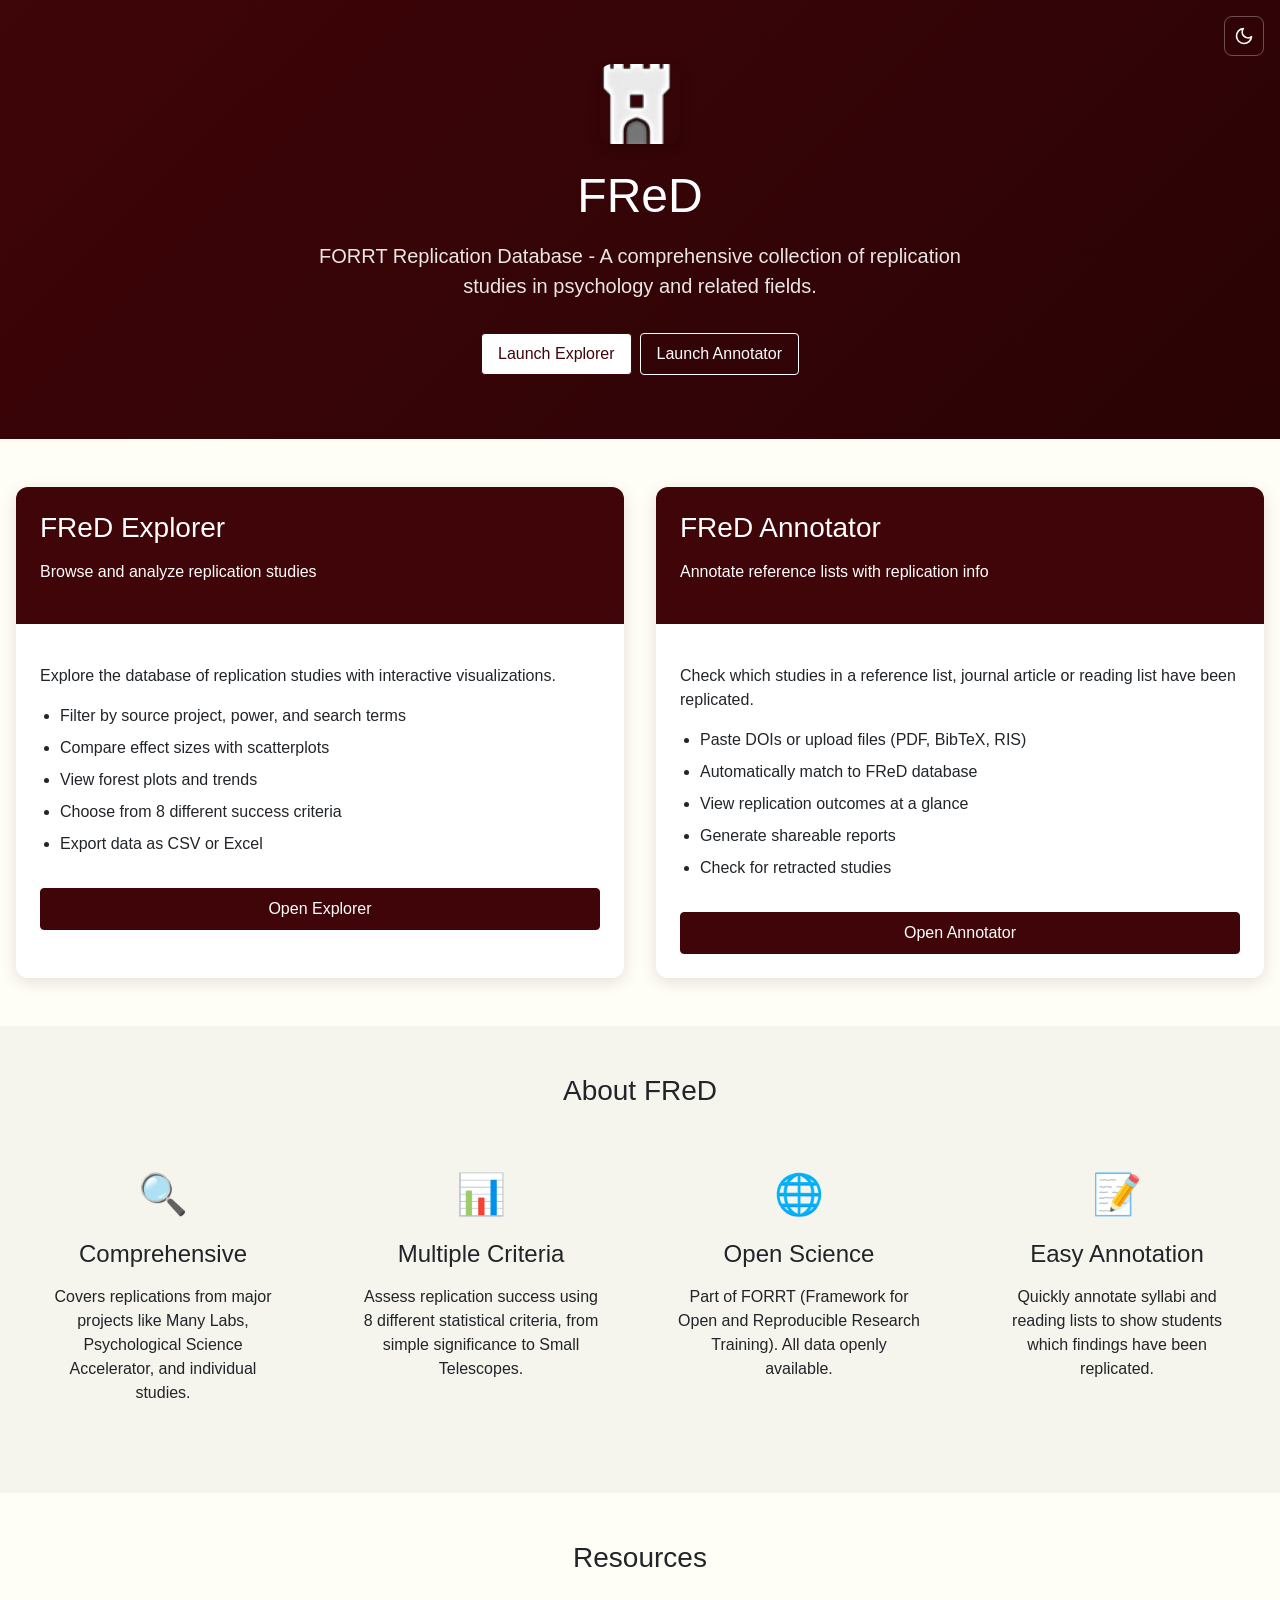
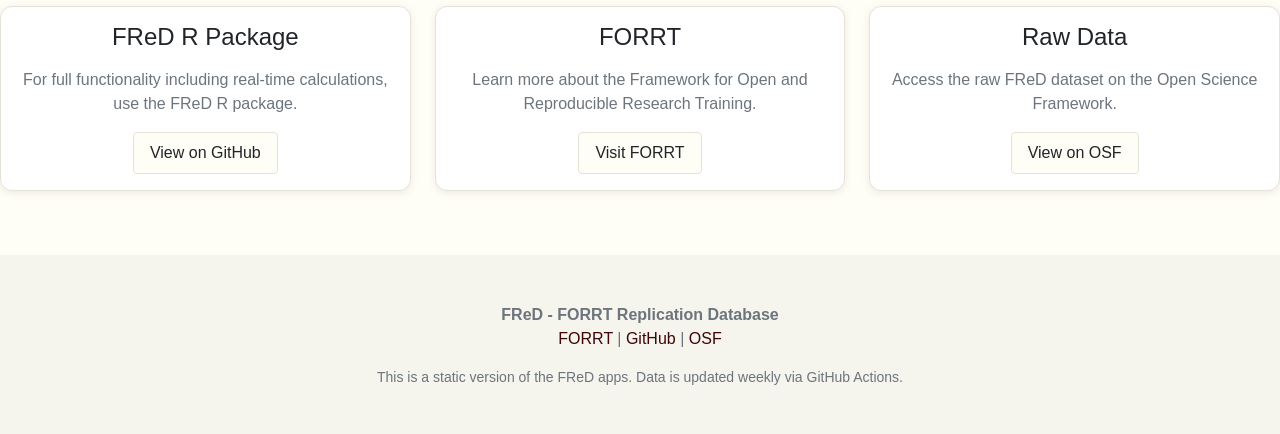
<file: index.html>
<!DOCTYPE html>
<html lang="en">
<head>
  <meta charset="UTF-8">
  <meta name="viewport" content="width=device-width, initial-scale=1.0">
  <title>FReD - FORRT Replication Database</title>
  <link rel="icon" type="image/png" href="shared/images/favicon.png">
  <link rel="stylesheet" href="shared/css/theme.css">
  <style>
    .hero {
      background: linear-gradient(135deg, var(--fred-primary), var(--fred-primary-dark));
      color: white;
      padding: 4rem 0;
      text-align: center;
      position: relative;
    }

    .hero-header {
      position: absolute;
      top: 1rem;
      right: 1rem;
    }

    .hero h1 {
      font-size: 3rem;
      margin-bottom: 1rem;
    }

    .hero p {
      font-size: 1.25rem;
      opacity: 0.9;
      max-width: 700px;
      margin: 0 auto 2rem;
    }

    .hero-logo {
      width: 80px;
      height: 80px;
      border-radius: 12px;
      margin-bottom: 1rem;
      box-shadow: 0 4px 12px rgba(0,0,0,0.2);
    }

    .app-cards {
      display: grid;
      grid-template-columns: repeat(auto-fit, minmax(300px, 1fr));
      gap: 2rem;
      padding: 3rem 0;
    }

    .app-card {
      background: var(--fred-bg-card);
      border-radius: 0.75rem;
      box-shadow: var(--fred-shadow-lg);
      overflow: hidden;
      transition: transform 0.3s ease, box-shadow 0.3s ease;
    }

    .app-card:hover {
      transform: translateY(-4px);
      box-shadow: 0 8px 24px rgba(0,0,0,0.15);
    }

    .app-card-header {
      background: var(--fred-primary);
      color: white;
      padding: 1.5rem;
    }

    .app-card-header h2 {
      margin: 0 0 0.5rem;
    }

    .app-card-body {
      padding: 1.5rem;
      color: var(--fred-text);
    }

    .app-card-body ul {
      margin: 1rem 0;
      padding-left: 1.25rem;
    }

    .app-card-body li {
      margin-bottom: 0.5rem;
    }

    .app-card .btn {
      width: 100%;
      margin-top: 1rem;
    }

    .features {
      background: var(--fred-bg-alt);
      padding: 3rem 0;
    }

    .features h2 {
      text-align: center;
      margin-bottom: 2rem;
    }

    .feature-grid {
      display: grid;
      grid-template-columns: repeat(auto-fit, minmax(250px, 1fr));
      gap: 1.5rem;
    }

    .feature {
      text-align: center;
      padding: 1.5rem;
    }

    .feature-icon {
      font-size: 2.5rem;
      margin-bottom: 1rem;
    }

    .feature h3 {
      margin-bottom: 0.5rem;
    }

    footer {
      background: var(--fred-bg-alt);
      padding: 2rem 0;
      text-align: center;
      color: var(--fred-text-muted);
    }

    footer a {
      color: var(--fred-primary);
    }

    [data-theme="dark"] .app-card:hover {
      box-shadow: 0 8px 24px rgba(0,0,0,0.4);
    }

    /* Resources cards dark mode */
    .card {
      background: var(--fred-bg-card);
      color: var(--fred-text);
    }

    .card-body.text-center h3 {
      color: var(--fred-text);
    }

    .card-body.text-center p {
      color: var(--fred-text-muted);
    }
  </style>
</head>
<body>
  <!-- Hero Section -->
  <header class="hero">
    <div class="hero-header">
      <button class="theme-toggle" title="Toggle dark/light mode">
        <svg class="icon-moon" xmlns="http://www.w3.org/2000/svg" viewBox="0 0 24 24" fill="none" stroke="currentColor" stroke-width="2" stroke-linecap="round" stroke-linejoin="round">
          <path d="M21 12.79A9 9 0 1 1 11.21 3 7 7 0 0 0 21 12.79z"></path>
        </svg>
        <svg class="icon-sun" xmlns="http://www.w3.org/2000/svg" viewBox="0 0 24 24" fill="none" stroke="currentColor" stroke-width="2" stroke-linecap="round" stroke-linejoin="round">
          <circle cx="12" cy="12" r="5"></circle>
          <line x1="12" y1="1" x2="12" y2="3"></line>
          <line x1="12" y1="21" x2="12" y2="23"></line>
          <line x1="4.22" y1="4.22" x2="5.64" y2="5.64"></line>
          <line x1="18.36" y1="18.36" x2="19.78" y2="19.78"></line>
          <line x1="1" y1="12" x2="3" y2="12"></line>
          <line x1="21" y1="12" x2="23" y2="12"></line>
          <line x1="4.22" y1="19.78" x2="5.64" y2="18.36"></line>
          <line x1="18.36" y1="5.64" x2="19.78" y2="4.22"></line>
        </svg>
      </button>
    </div>
    <div class="container">
      <img src="shared/images/fred-logo-inverted.png" alt="FReD Logo" class="hero-logo">
      <h1>FReD</h1>
      <p>FORRT Replication Database - A comprehensive collection of replication studies in psychology and related fields.</p>
      <div class="btn-group" style="justify-content: center;">
        <a href="explorer/index.html" class="btn btn-primary" style="background: white; color: var(--fred-primary);">Launch Explorer</a>
        <a href="annotator/index.html" class="btn btn-secondary" style="background: transparent; border-color: white; color: white;">Launch Annotator</a>
      </div>
    </div>
  </header>

  <!-- App Cards -->
  <main class="container">
    <div class="app-cards">
      <!-- Explorer Card -->
      <div class="app-card">
        <div class="app-card-header">
          <h2>FReD Explorer</h2>
          <p>Browse and analyze replication studies</p>
        </div>
        <div class="app-card-body">
          <p>Explore the database of replication studies with interactive visualizations.</p>
          <ul>
            <li>Filter by source project, power, and search terms</li>
            <li>Compare effect sizes with scatterplots</li>
            <li>View forest plots and trends</li>
            <li>Choose from 8 different success criteria</li>
            <li>Export data as CSV or Excel</li>
          </ul>
          <a href="explorer/index.html" class="btn btn-primary">Open Explorer</a>
        </div>
      </div>

      <!-- Annotator Card -->
      <div class="app-card">
        <div class="app-card-header">
          <h2>FReD Annotator</h2>
          <p>Annotate reference lists with replication info</p>
        </div>
        <div class="app-card-body">
          <p>Check which studies in a reference list, journal article or reading list have been replicated.</p>
          <ul>
            <li>Paste DOIs or upload files (PDF, BibTeX, RIS)</li>
            <li>Automatically match to FReD database</li>
            <li>View replication outcomes at a glance</li>
            <li>Generate shareable reports</li>
            <li>Check for retracted studies</li>
          </ul>
          <a href="annotator/index.html" class="btn btn-primary">Open Annotator</a>
        </div>
      </div>
    </div>
  </main>

  <!-- Features Section -->
  <section class="features">
    <div class="container">
      <h2>About FReD</h2>
      <div class="feature-grid">
        <div class="feature">
          <div class="feature-icon">&#x1F50D;</div>
          <h3>Comprehensive</h3>
          <p>Covers replications from major projects like Many Labs, Psychological Science Accelerator, and individual studies.</p>
        </div>
        <div class="feature">
          <div class="feature-icon">&#x1F4CA;</div>
          <h3>Multiple Criteria</h3>
          <p>Assess replication success using 8 different statistical criteria, from simple significance to Small Telescopes.</p>
        </div>
        <div class="feature">
          <div class="feature-icon">&#x1F310;</div>
          <h3>Open Science</h3>
          <p>Part of FORRT (Framework for Open and Reproducible Research Training). All data openly available.</p>
        </div>
        <div class="feature">
          <div class="feature-icon">&#x1F4DD;</div>
          <h3>Easy Annotation</h3>
          <p>Quickly annotate syllabi and reading lists to show students which findings have been replicated.</p>
        </div>
      </div>
    </div>
  </section>

  <!-- Links Section -->
  <section class="container" style="padding: 3rem 0;">
    <h2 style="text-align: center; margin-bottom: 2rem;">Resources</h2>
    <div class="feature-grid">
      <div class="card">
        <div class="card-body text-center">
          <h3>FReD R Package</h3>
          <p>For full functionality including real-time calculations, use the FReD R package.</p>
          <a href="https://github.com/forrtproject/FReD" target="_blank" class="btn btn-secondary">View on GitHub</a>
        </div>
      </div>
      <div class="card">
        <div class="card-body text-center">
          <h3>FORRT</h3>
          <p>Learn more about the Framework for Open and Reproducible Research Training.</p>
          <a href="https://forrt.org" target="_blank" class="btn btn-secondary">Visit FORRT</a>
        </div>
      </div>
      <div class="card">
        <div class="card-body text-center">
          <h3>Raw Data</h3>
          <p>Access the raw FReD dataset on the Open Science Framework.</p>
          <a href="https://osf.io/9r62x/" target="_blank" class="btn btn-secondary">View on OSF</a>
        </div>
      </div>
    </div>
  </section>

  <!-- Footer -->
  <footer>
    <div class="container">
      <p>
        <strong>FReD - FORRT Replication Database</strong><br>
        <a href="https://forrt.org" target="_blank">FORRT</a> |
        <a href="https://github.com/forrtproject/FReD" target="_blank">GitHub</a> |
        <a href="https://osf.io/9r62x/" target="_blank">OSF</a>
      </p>
      <p style="margin-top: 1rem; font-size: 0.875rem;">
        This is a static version of the FReD apps. Data is updated weekly via GitHub Actions.
      </p>
    </div>
  </footer>

  <!-- Theme Toggle Script -->
  <script src="shared/js/theme-toggle.js"></script>
</body>
</html>
</file>
<file: shared/css/theme.css>
/* FReD Static Apps - Shared Theme */

:root {
  /* Primary colors - FORRT burgundy */
  --fred-primary: #3F0508;
  --fred-primary-dark: #2A0305;
  --fred-primary-light: #5C1015;

  /* Outcome colors */
  --fred-success: #8FBC8F;
  --fred-failure: #FF7F7F;
  --fred-failure-reversal: darkred;
  --fred-not-significant: #D3D3D3;
  --fred-not-coded: #C8C8C8;
  --fred-mixed: #EAB308;

  /* Accent colors - teal/coral */
  --fred-sig-yes: #4DCCD0;
  --fred-sig-no: #FA948C;
  --fred-accent-teal: #4DCCD0;
  --fred-accent-coral: #FA948C;

  /* UI colors - warm cream light mode */
  --fred-bg: #FEFDF6;
  --fred-bg-alt: #F5F4ED;
  --fred-bg-card: #FFFFFF;
  --fred-border: #E5E3D8;
  --fred-text: #212529;
  --fred-text-muted: #6c757d;

  /* Chart colors */
  --fred-chart-bg: #FFFFFF;
  --fred-chart-grid: #E5E3D8;
  --fred-chart-text: #212529;

  /* Shadows */
  --fred-shadow: 0 2px 8px rgba(63, 5, 8, 0.08);
  --fred-shadow-lg: 0 4px 16px rgba(63, 5, 8, 0.12);

  /* Transitions */
  --fred-transition: 0.2s ease;
}

/* Dark mode */
[data-theme="dark"] {
  /* Backgrounds: Cool Slate Blues */
  --fred-bg: #0F172A;              /* Deep Slate - page background */
  --fred-bg-alt: #1E293B;          /* Lighter Slate - secondary areas */
  --fred-bg-card: #1E293B;         /* Card surface (same as alt for cohesion) */
  --fred-bg-input: #0F172A;        /* Input fields match page bg (not recessed) */

  /* Borders */
  --fred-border: #334155;          /* Slate border */
  --fred-border-focus: #4DCCD0;    /* Teal focus */

  /* Accent - Brighter rose-red for dark mode */
  --fred-primary: #E11D48;
  --fred-primary-dark: #BE123C;
  --fred-primary-light: #FB7185;

  /* Text */
  --fred-text: #F1F5F9;            /* Off-white, crisp */
  --fred-text-secondary: #CBD5E1;  /* Light slate */
  --fred-text-muted: #94A3B8;      /* Blue-grey muted */

  /* Outcome colors adjusted */
  --fred-success: #4ADE80;
  --fred-failure: #F87171;
  --fred-mixed: #FBBF24;
  --fred-not-significant: #9A9A9A;
  --fred-not-coded: #7A7A7A;

  /* Chart colors */
  --fred-chart-bg: #1E293B;
  --fred-chart-grid: #334155;
  --fred-chart-text: #CBD5E1;

  /* Shadows */
  --fred-shadow: 0 4px 12px rgba(0, 0, 0, 0.4);
  --fred-shadow-lg: 0 8px 24px rgba(0, 0, 0, 0.5);
}

/* Reset and base */
*, *::before, *::after {
  box-sizing: border-box;
}

html {
  font-size: 16px;
}

body {
  font-family: -apple-system, BlinkMacSystemFont, "Segoe UI", Roboto, "Helvetica Neue", Arial, sans-serif;
  line-height: 1.5;
  color: var(--fred-text);
  background-color: var(--fred-bg);
  margin: 0;
  padding: 0;
}

/* Typography */
h1, h2, h3, h4, h5, h6 {
  margin-top: 0;
  margin-bottom: 0.5rem;
  font-weight: 500;
  line-height: 1.2;
}

h1 { font-size: 2rem; }
h2 { font-size: 1.75rem; }
h3 { font-size: 1.5rem; }
h4 { font-size: 1.25rem; }
h5 { font-size: 1.125rem; }
h6 { font-size: 1rem; }

a {
  color: var(--fred-primary);
  text-decoration: none;
}

a:hover {
  color: var(--fred-primary-dark);
  text-decoration: underline;
}

/* Dark mode links - use accent teal for visibility */
[data-theme="dark"] a {
  color: var(--fred-accent-teal);
}

[data-theme="dark"] a:hover {
  color: #7FE0E3;
}

/* Layout containers */
.container {
  width: 100%;
  max-width: 1400px;
  margin: 0 auto;
  padding: 0 1rem;
}

.page-header {
  background: linear-gradient(135deg, var(--fred-primary), var(--fred-primary-dark));
  color: white;
  padding: 1.5rem 0;
  margin-bottom: 1.5rem;
}

.page-header h1 {
  margin: 0;
}

.page-header a {
  color: white;
}

/* Dark mode header - refined gradient */
[data-theme="dark"] .page-header {
  background: linear-gradient(to bottom, #3E1414, #2D0E0E);
}

/* Cards */
.card {
  background: var(--fred-bg-card);
  border: 1px solid var(--fred-border);
  border-radius: 0.75rem;
  box-shadow: var(--fred-shadow);
  margin-bottom: 1rem;
  transition: box-shadow var(--fred-transition), background var(--fred-transition);
}

.card-header {
  padding: 1rem;
  border-bottom: 1px solid var(--fred-border);
  background: var(--fred-bg-alt);
  border-radius: 0.5rem 0.5rem 0 0;
  font-weight: 500;
  color: var(--fred-text);
}

.card-body {
  padding: 1rem;
}

/* Dark mode cards - enhanced depth and definition */
[data-theme="dark"] .card {
  background: var(--fred-bg-card);
  border: 1px solid var(--fred-border);
  box-shadow: var(--fred-shadow-lg);
}

[data-theme="dark"] .card-header {
  background: var(--fred-bg-alt);
  border-bottom: 1px solid var(--fred-border);
  color: var(--fred-text);
  font-weight: 600;
}

/* Sidebar layout */
.sidebar-layout {
  display: grid;
  grid-template-columns: 280px 1fr;
  gap: 1.5rem;
  min-height: calc(100vh - 200px);
}

.sidebar {
  background: var(--fred-bg-alt);
  border-radius: 0.5rem;
  padding: 1rem;
  height: fit-content;
  position: sticky;
  top: 1rem;
}

.main-content {
  min-width: 0; /* Prevent overflow in grid */
  overflow: visible; /* Prevent unwanted scrollbars */
}

/* Forms */
.form-group {
  margin-bottom: 1rem;
}

.form-label {
  display: block;
  margin-bottom: 0.5rem;
  font-weight: 500;
  font-size: 0.875rem;
}

.form-control {
  width: 100%;
  padding: 0.5rem 0.75rem;
  font-size: 1rem;
  line-height: 1.5;
  color: var(--fred-text);
  background-color: var(--fred-bg);
  border: 1px solid var(--fred-border);
  border-radius: 0.25rem;
  transition: border-color 0.15s ease-in-out, box-shadow 0.15s ease-in-out;
}

.form-control:focus {
  border-color: var(--fred-primary);
  outline: 0;
  box-shadow: 0 0 0 0.2rem rgba(166, 40, 40, 0.25);
}

select.form-control {
  appearance: none;
  background-image: url("data:image/svg+xml,%3csvg xmlns='http://www.w3.org/2000/svg' viewBox='0 0 16 16'%3e%3cpath fill='none' stroke='%23343a40' stroke-linecap='round' stroke-linejoin='round' stroke-width='2' d='M2 5l6 6 6-6'/%3e%3c/svg%3e");
  background-repeat: no-repeat;
  background-position: right 0.75rem center;
  background-size: 16px 12px;
  padding-right: 2.25rem;
}

/* Range slider */
.form-range {
  width: 100%;
  height: 1.5rem;
  padding: 0;
  background-color: transparent;
  -webkit-appearance: none;
  appearance: none;
}

/* Track styling - WebKit */
.form-range::-webkit-slider-runnable-track {
  width: 100%;
  height: 0.5rem;
  background-color: var(--fred-border);
  border-radius: 0.25rem;
}

/* Track styling - Firefox */
.form-range::-moz-range-track {
  width: 100%;
  height: 0.5rem;
  background-color: var(--fred-border);
  border-radius: 0.25rem;
  border: none;
}

/* Track styling - IE/Edge */
.form-range::-ms-track {
  width: 100%;
  height: 0.5rem;
  background-color: var(--fred-border);
  border-radius: 0.25rem;
  border: none;
  color: transparent;
}

/* Thumb styling - WebKit */
.form-range::-webkit-slider-thumb {
  -webkit-appearance: none;
  appearance: none;
  width: 1rem;
  height: 1rem;
  margin-top: -0.25rem;
  background-color: var(--fred-primary);
  border-radius: 50%;
  cursor: pointer;
  transition: background-color 0.15s ease-in-out;
  border: none;
}

.form-range::-webkit-slider-thumb:hover {
  background-color: var(--fred-primary-dark);
}

/* Thumb styling - Firefox */
.form-range::-moz-range-thumb {
  width: 1rem;
  height: 1rem;
  background-color: var(--fred-primary);
  border-radius: 50%;
  cursor: pointer;
  transition: background-color 0.15s ease-in-out;
  border: none;
}

.form-range::-moz-range-thumb:hover {
  background-color: var(--fred-primary-dark);
}

/* Thumb styling - IE/Edge */
.form-range::-ms-thumb {
  width: 1rem;
  height: 1rem;
  background-color: var(--fred-primary);
  border-radius: 50%;
  cursor: pointer;
  border: none;
}

.range-value {
  text-align: center;
  font-size: 0.875rem;
  color: var(--fred-text-muted);
  margin-top: 0.25rem;
}

/* Radio buttons */
.radio-group {
  display: flex;
  flex-direction: column;
  gap: 0.5rem;
}

.radio-option {
  display: flex;
  align-items: flex-start;
  gap: 0.5rem;
  cursor: pointer;
}

.radio-option input[type="radio"] {
  margin-top: 0.25rem;
  accent-color: var(--fred-primary);
}

.radio-option label {
  cursor: pointer;
  font-size: 0.875rem;
}

/* Buttons */
.btn {
  display: inline-flex;
  align-items: center;
  justify-content: center;
  padding: 0.5rem 1rem;
  font-size: 1rem;
  font-weight: 500;
  line-height: 1.5;
  text-align: center;
  text-decoration: none;
  white-space: nowrap;
  vertical-align: middle;
  cursor: pointer;
  user-select: none;
  border: 1px solid transparent;
  border-radius: 0.25rem;
  transition: color 0.15s ease-in-out, background-color 0.15s ease-in-out, border-color 0.15s ease-in-out;
}

.btn:disabled {
  opacity: 0.65;
  cursor: not-allowed;
}

.btn-primary {
  color: white;
  background-color: var(--fred-primary);
  border-color: var(--fred-primary);
}

.btn-primary:hover:not(:disabled) {
  background-color: var(--fred-primary-dark);
  border-color: var(--fred-primary-dark);
}

.btn-secondary {
  color: var(--fred-text);
  background-color: var(--fred-bg);
  border-color: var(--fred-border);
}

.btn-secondary:hover:not(:disabled) {
  background-color: var(--fred-bg-alt);
}

/* Dark mode buttons - more vibrant and tactile */
[data-theme="dark"] .btn-primary {
  background: var(--fred-primary);
  border-color: var(--fred-primary);
  box-shadow: 0 2px 4px rgba(0, 0, 0, 0.3);
}

[data-theme="dark"] .btn-primary:hover:not(:disabled) {
  background: var(--fred-primary-light);
  border-color: var(--fred-primary-light);
  box-shadow: 0 4px 8px rgba(0, 0, 0, 0.4);
}

[data-theme="dark"] .btn-secondary {
  background-color: transparent;
  border: 1px solid var(--fred-border);
  color: var(--fred-text-secondary);
}

[data-theme="dark"] .btn-secondary:hover:not(:disabled) {
  background-color: rgba(255, 255, 255, 0.1);
  border-color: #475569;
  color: var(--fred-text);
}

.btn-sm {
  padding: 0.25rem 0.5rem;
  font-size: 0.875rem;
}

.btn-group {
  display: flex;
  gap: 0.5rem;
  flex-wrap: wrap;
}

/* Form Select - Custom styled dropdowns */
.form-select {
  display: inline-block;
  width: auto;
  padding: 0.5rem 2.25rem 0.5rem 0.75rem;
  font-size: 1rem;
  font-weight: 400;
  line-height: 1.5;
  color: var(--fred-text);
  background-color: var(--fred-bg);
  background-image: url("data:image/svg+xml,%3csvg xmlns='http://www.w3.org/2000/svg' viewBox='0 0 16 16'%3e%3cpath fill='none' stroke='%23343a40' stroke-linecap='round' stroke-linejoin='round' stroke-width='2' d='M2 5l6 6 6-6'/%3e%3c/svg%3e");
  background-repeat: no-repeat;
  background-position: right 0.75rem center;
  background-size: 16px 12px;
  border: 1px solid var(--fred-border);
  border-radius: 0.375rem;
  appearance: none;
  cursor: pointer;
  transition: border-color 0.15s ease-in-out, box-shadow 0.15s ease-in-out;
}

.form-select:focus {
  border-color: var(--fred-primary);
  outline: 0;
  box-shadow: 0 0 0 0.2rem rgba(166, 40, 40, 0.25);
}

.form-select-sm {
  padding: 0.25rem 2rem 0.25rem 0.5rem;
  font-size: 0.875rem;
  border-radius: 0.25rem;
}

[data-theme="dark"] .form-select {
  background-color: var(--fred-bg);
  border-color: var(--fred-border);
  background-image: url("data:image/svg+xml,%3csvg xmlns='http://www.w3.org/2000/svg' viewBox='0 0 16 16'%3e%3cpath fill='none' stroke='%23CBD5E1' stroke-linecap='round' stroke-linejoin='round' stroke-width='2' d='M2 5l6 6 6-6'/%3e%3c/svg%3e");
}

[data-theme="dark"] .form-select:focus {
  border-color: var(--fred-border-focus);
  box-shadow: 0 0 0 3px rgba(77, 204, 208, 0.2);
}

[data-theme="dark"] .form-select:hover:not(:focus):not(:disabled) {
  border-color: #475569;
}

/* Outline Button Styles */
.btn-outline-secondary {
  color: var(--fred-text-muted);
  background-color: transparent;
  border: 1px solid var(--fred-border);
}

.btn-outline-secondary:hover:not(:disabled) {
  color: var(--fred-text);
  background-color: var(--fred-bg-alt);
}

[data-theme="dark"] .btn-outline-secondary {
  color: var(--fred-text-secondary);
  border-color: var(--fred-border);
}

[data-theme="dark"] .btn-outline-secondary:hover:not(:disabled) {
  color: var(--fred-text);
  background-color: rgba(255, 255, 255, 0.08);
  border-color: #475569;
}

/* Forest Plot Controls */
.forest-controls {
  display: flex;
  justify-content: space-between;
  align-items: center;
  flex-wrap: wrap;
  gap: 0.75rem;
  padding: 0.75rem 1rem;
  margin-bottom: 1rem;
  background: var(--fred-bg-alt);
  border: 1px solid var(--fred-border);
  border-radius: 0.5rem;
}

.forest-controls-left,
.forest-controls-right {
  display: flex;
  align-items: center;
  gap: 1rem;
  flex-wrap: wrap;
}

.forest-control-group {
  display: flex;
  align-items: center;
  gap: 0.5rem;
}

.forest-control-label {
  font-size: 0.875rem;
  font-weight: 500;
  color: var(--fred-text-muted);
  margin: 0;
  white-space: nowrap;
}

.forest-page-indicator {
  padding: 0.25rem 0.75rem;
  font-size: 0.875rem;
  font-weight: 500;
  color: var(--fred-text-muted);
  background: var(--fred-bg);
  border-radius: 0.25rem;
  border: 1px solid var(--fred-border);
}

[data-theme="dark"] .forest-controls {
  background: var(--fred-bg-card);
}

[data-theme="dark"] .forest-page-indicator {
  background: var(--fred-bg);
  color: var(--fred-text-secondary);
}

/* Tabs */
.tabs {
  display: flex;
  border-bottom: 2px solid var(--fred-border);
  margin-bottom: 1rem;
  overflow-x: auto;
}

.tab {
  padding: 0.75rem 1.25rem;
  background: none;
  border: none;
  border-bottom: 2px solid transparent;
  margin-bottom: -2px;
  cursor: pointer;
  font-size: 1rem;
  color: var(--fred-text-muted);
  white-space: nowrap;
  transition: color 0.15s ease-in-out, border-color 0.15s ease-in-out, background 0.15s ease-in-out;
}

.tab:hover {
  color: var(--fred-primary);
}

.tab.active {
  color: var(--fred-primary);
  border-bottom-color: var(--fred-primary);
}

/* Dark mode tabs - fused with card */
[data-theme="dark"] .tabs {
  border-bottom: 1px solid var(--fred-border);
  background: transparent;
  margin-bottom: 0;  /* Remove gap between tabs and content */
}

[data-theme="dark"] .tab {
  color: var(--fred-text-muted);
  border: 1px solid transparent;
  border-bottom: none;
  margin-bottom: -1px;  /* Overlap the border */
}

[data-theme="dark"] .tab:hover {
  color: var(--fred-text);
  background: rgba(255, 255, 255, 0.05);
}

[data-theme="dark"] .tab.active {
  color: var(--fred-primary);
  font-weight: 600;
  background: var(--fred-bg-card);
  border: 1px solid var(--fred-border);
  border-bottom: 1px solid var(--fred-bg-card);  /* Hide bottom to fuse with card */
  border-top-left-radius: 6px;
  border-top-right-radius: 6px;
}

/* Remove top border-radius from cards following tabs in dark mode */
[data-theme="dark"] .tab-content .card:first-child {
  border-top-left-radius: 0;
  border-top-right-radius: 0;
  margin-top: 0;
}

.tab-content {
  display: none;
}

.tab-content.active {
  display: block;
}

/* Tables - DataTables styling */
.dataTables_wrapper {
  font-size: 0.875rem;
}

table.dataTable {
  width: 100% !important;
  border-collapse: collapse;
}

table.dataTable thead th {
  background: var(--fred-bg-alt);
  border-bottom: 2px solid var(--fred-border);
  padding: 0.75rem;
  text-align: left;
  font-weight: 600;
}

table.dataTable tbody td {
  padding: 0.75rem;
  border-bottom: 1px solid var(--fred-border);
  vertical-align: top;
}

table.dataTable tbody tr:hover {
  background-color: var(--fred-bg-alt);
}

.dataTables_filter input {
  margin-left: 0.5rem;
  padding: 0.375rem 0.75rem;
  border: 1px solid var(--fred-border);
  border-radius: 0.25rem;
}

.dataTables_length select {
  padding: 0.375rem 2rem 0.375rem 0.75rem;
  border: 1px solid var(--fred-border);
  border-radius: 0.25rem;
}

.dataTables_paginate .paginate_button {
  padding: 0.375rem 0.75rem;
  margin: 0 0.125rem;
  border: 1px solid var(--fred-border);
  border-radius: 0.25rem;
  cursor: pointer;
}

.dataTables_paginate .paginate_button.current {
  background: var(--fred-primary);
  color: white !important;
  border-color: var(--fred-primary);
}

.dataTables_paginate .paginate_button:hover:not(.current):not(.disabled) {
  background: var(--fred-bg-alt);
}

/* Plot containers */
.plot-container {
  min-height: 400px;
  position: relative;
}

.plot-container.loading::after {
  content: '';
  position: absolute;
  top: 50%;
  left: 50%;
  width: 40px;
  height: 40px;
  margin: -20px 0 0 -20px;
  border: 4px solid var(--fred-border);
  border-top-color: var(--fred-primary);
  border-radius: 50%;
  animation: spin 1s linear infinite;
}

@keyframes spin {
  to { transform: rotate(360deg); }
}

/* Success note */
.success-note {
  background: var(--fred-bg-alt);
  border-left: 4px solid var(--fred-primary);
  padding: 1rem;
  margin: 1rem 0;
  font-size: 0.875rem;
  font-style: italic;
}

/* Legend */
.legend {
  display: flex;
  flex-wrap: wrap;
  gap: 1rem;
  margin: 1rem 0;
  font-size: 0.875rem;
}

.legend-item {
  display: flex;
  align-items: center;
  gap: 0.5rem;
}

.legend-color {
  width: 16px;
  height: 16px;
  border-radius: 50%;
  border: 1px solid rgba(0,0,0,0.2);
}

/* Badge */
.badge {
  display: inline-block;
  padding: 0.25em 0.5em;
  font-size: 0.75rem;
  font-weight: 500;
  line-height: 1;
  text-align: center;
  white-space: nowrap;
  vertical-align: baseline;
  border-radius: 0.25rem;
}

.badge-success { background: var(--fred-success); color: #155724; }
.badge-failure { background: var(--fred-failure); color: #721c24; }
.badge-neutral { background: var(--fred-not-significant); color: #383d41; }

/* Alerts */
.alert {
  padding: 1rem;
  margin-bottom: 1rem;
  border-radius: 0.25rem;
  border: 1px solid transparent;
}

.alert-info {
  background-color: #d1ecf1;
  border-color: #bee5eb;
  color: #0c5460;
}

.alert-warning {
  background-color: #fff3cd;
  border-color: #ffeeba;
  color: #856404;
}

.alert-error {
  background-color: #f8d7da;
  border-color: #f5c6cb;
  color: #721c24;
}

.alert-success {
  background-color: #d4edda;
  border-color: #c3e6cb;
  color: #155724;
}

/* Modal */
.modal-overlay {
  position: fixed;
  top: 0;
  left: 0;
  right: 0;
  bottom: 0;
  background: rgba(0,0,0,0.5);
  display: flex;
  align-items: center;
  justify-content: center;
  z-index: 1000;
  opacity: 0;
  visibility: hidden;
  transition: opacity 0.3s, visibility 0.3s;
}

.modal-overlay.active {
  opacity: 1;
  visibility: visible;
}

.modal {
  background: var(--fred-bg);
  border-radius: 0.5rem;
  max-width: 600px;
  width: 90%;
  max-height: 90vh;
  overflow-y: auto;
  box-shadow: var(--fred-shadow-lg);
}

.modal-header {
  padding: 1rem;
  border-bottom: 1px solid var(--fred-border);
  display: flex;
  justify-content: space-between;
  align-items: center;
}

.modal-header h3 {
  margin: 0;
}

.modal-close {
  background: none;
  border: none;
  font-size: 1.5rem;
  cursor: pointer;
  line-height: 1;
  color: var(--fred-text-muted);
}

.modal-body {
  padding: 1rem;
}

.modal-footer {
  padding: 1rem;
  border-top: 1px solid var(--fred-border);
  display: flex;
  justify-content: flex-end;
  gap: 0.5rem;
}

/* Dark mode modal overlay */
[data-theme="dark"] .modal-overlay {
  background: rgba(0, 0, 0, 0.7);
}

/* Form controls dark mode */
[data-theme="dark"] .form-control {
  background-color: var(--fred-bg);  /* Same as page, not darker */
  color: var(--fred-text);
  border: 1px solid var(--fred-border);
  transition: border-color 0.15s ease-in-out, box-shadow 0.15s ease-in-out;
}

[data-theme="dark"] .form-control:focus {
  border-color: var(--fred-primary);
  box-shadow: 0 0 0 3px rgba(225, 29, 72, 0.15);
  outline: none;
}

[data-theme="dark"] .form-control::placeholder {
  color: var(--fred-text-muted);
}

[data-theme="dark"] select.form-control {
  background-image: url("data:image/svg+xml,%3csvg xmlns='http://www.w3.org/2000/svg' viewBox='0 0 16 16'%3e%3cpath fill='none' stroke='%23CBD5E1' stroke-linecap='round' stroke-linejoin='round' stroke-width='2' d='M2 5l6 6 6-6'/%3e%3c/svg%3e");
}

[data-theme="dark"] textarea.form-control {
  background-color: var(--fred-bg);
}

/* Range slider dark mode */
[data-theme="dark"] .form-range::-webkit-slider-runnable-track {
  background-color: var(--fred-border);
}

[data-theme="dark"] .form-range::-moz-range-track {
  background-color: var(--fred-border);
}

/* Alerts dark mode */
[data-theme="dark"] .alert-info {
  background-color: rgba(77, 204, 208, 0.15);
  border-color: rgba(77, 204, 208, 0.3);
  color: #7FE0E3;
}

[data-theme="dark"] .alert-warning {
  background-color: rgba(250, 148, 140, 0.15);
  border-color: rgba(250, 148, 140, 0.3);
  color: #FAB0AA;
}

[data-theme="dark"] .alert-error {
  background-color: rgba(220, 53, 69, 0.15);
  border-color: rgba(220, 53, 69, 0.3);
  color: #F1A0A8;
}

[data-theme="dark"] .alert-success {
  background-color: rgba(40, 167, 69, 0.15);
  border-color: rgba(40, 167, 69, 0.3);
  color: #7FD995;
}

/* Responsive */
@media (max-width: 992px) {
  .sidebar-layout {
    grid-template-columns: 1fr;
  }

  .sidebar {
    position: static;
  }
}

@media (max-width: 576px) {
  html {
    font-size: 14px;
  }

  .container {
    padding: 0 0.5rem;
  }

  .tabs {
    flex-wrap: nowrap;
  }

  .tab {
    padding: 0.5rem 0.75rem;
    font-size: 0.875rem;
  }
}

/* Utility classes */
.text-center { text-align: center; }
.text-right { text-align: right; }
.text-muted { color: var(--fred-text-muted); }
.text-success { color: #155724; }
.text-danger { color: #721c24; }

.mt-1 { margin-top: 0.5rem; }
.mt-2 { margin-top: 1rem; }
.mt-3 { margin-top: 1.5rem; }
.mb-1 { margin-bottom: 0.5rem; }
.mb-2 { margin-bottom: 1rem; }
.mb-3 { margin-bottom: 1.5rem; }

.d-none { display: none; }
.d-flex { display: flex; }
.flex-wrap { flex-wrap: wrap; }
.gap-1 { gap: 0.5rem; }
.gap-2 { gap: 1rem; }

/* Theme Toggle Button */
.theme-toggle {
  background: transparent;
  border: 1px solid rgba(255, 255, 255, 0.3);
  border-radius: 0.5rem;
  color: white;
  padding: 0.5rem;
  cursor: pointer;
  display: flex;
  align-items: center;
  justify-content: center;
  width: 40px;
  height: 40px;
  transition: background var(--fred-transition), border-color var(--fred-transition);
}

.theme-toggle:hover {
  background: rgba(255, 255, 255, 0.1);
  border-color: rgba(255, 255, 255, 0.5);
}

.theme-toggle svg {
  width: 20px;
  height: 20px;
}

.theme-toggle .icon-sun,
.theme-toggle .icon-moon {
  display: none;
}

/* Show sun in dark mode (click to go light) */
[data-theme="dark"] .theme-toggle .icon-sun {
  display: block;
}

/* Show moon in light mode (click to go dark) */
:root:not([data-theme="dark"]) .theme-toggle .icon-moon,
[data-theme="light"] .theme-toggle .icon-moon {
  display: block;
}

/* Sidebar Navigation */
.sidebar-nav {
  margin-bottom: 1.5rem;
  padding-bottom: 1rem;
  border-bottom: 1px solid var(--fred-border);
}

.sidebar-nav-title {
  font-size: 0.75rem;
  font-weight: 600;
  text-transform: uppercase;
  letter-spacing: 0.05em;
  color: var(--fred-text-muted);
  margin-bottom: 0.75rem;
}

.sidebar-nav-list {
  list-style: none;
  margin: 0;
  padding: 0;
}

.sidebar-nav-item {
  margin-bottom: 0.25rem;
}

.sidebar-nav-link {
  display: flex;
  align-items: center;
  padding: 0.625rem 0.875rem;
  border-radius: 0.5rem;
  color: var(--fred-text);
  text-decoration: none;
  font-size: 0.9375rem;
  font-weight: 500;
  transition: background var(--fred-transition), color var(--fred-transition);
  cursor: pointer;
  border: none;
  background: transparent;
  width: 100%;
  text-align: left;
}

.sidebar-nav-link:hover {
  background: var(--fred-bg-card);
  color: var(--fred-primary);
  text-decoration: none;
}

.sidebar-nav-link.active {
  background: var(--fred-primary);
  color: white;
}

.sidebar-nav-link.active:hover {
  background: var(--fred-primary-dark);
  color: white;
}

/* Sidebar section divider */
.sidebar-section {
  margin-bottom: 1.5rem;
}

.sidebar-section-title {
  font-size: 0.75rem;
  font-weight: 600;
  text-transform: uppercase;
  letter-spacing: 0.05em;
  color: var(--fred-text-muted);
  margin-bottom: 0.75rem;
  padding-top: 0.5rem;
}

/* Effect count badge */
.effect-count {
  font-size: 0.875rem;
  color: var(--fred-text-muted);
  padding: 0.75rem;
  background: var(--fred-bg-card);
  border-radius: 0.5rem;
  margin-top: 1rem;
}

.effect-count-number {
  font-weight: 700;
  color: var(--fred-accent-teal);
  font-size: 1.25rem;
}

/* Info icon link */
.info-icon {
  display: inline-flex;
  align-items: center;
  justify-content: center;
  width: 18px;
  height: 18px;
  border-radius: 50%;
  background: var(--fred-border);
  color: var(--fred-text-muted);
  font-size: 0.75rem;
  font-weight: 600;
  text-decoration: none;
  margin-left: 0.5rem;
  transition: background var(--fred-transition), color var(--fred-transition);
}

.info-icon:hover {
  background: var(--fred-primary);
  color: white;
  text-decoration: none;
}

/* Header navigation links */
.header-nav {
  display: flex;
  align-items: center;
  gap: 1rem;
}

.header-nav-link {
  color: rgba(255, 255, 255, 0.9);
  text-decoration: none;
  font-size: 0.9375rem;
  padding: 0.5rem 0.75rem;
  border-radius: 0.375rem;
  transition: background var(--fred-transition), color var(--fred-transition);
}

.header-nav-link:hover {
  background: rgba(255, 255, 255, 0.1);
  color: white;
  text-decoration: none;
}

/* Print styles */
@media print {
  .sidebar,
  .tabs,
  .btn,
  .dataTables_filter,
  .dataTables_length,
  .dataTables_paginate {
    display: none !important;
  }

  .sidebar-layout {
    grid-template-columns: 1fr;
  }

  .card {
    box-shadow: none;
    border: 1px solid #000;
  }
}

/* ============================================
   DARK MODE - COMPREHENSIVE ENHANCEMENTS
   ============================================ */

/* Tables - Improved readability */
[data-theme="dark"] table.dataTable {
  color: var(--fred-text-secondary);
  background: var(--fred-bg-card);
}

[data-theme="dark"] table.dataTable thead th {
  background: #1E293B;
  color: #F1F5F9;
  border-bottom: 2px solid #475569;
}

[data-theme="dark"] table.dataTable tbody td {
  color: #CBD5E1;
  border-bottom: 1px solid #334155;
}

[data-theme="dark"] table.dataTable tbody tr:hover {
  background-color: rgba(255, 255, 255, 0.05);
}

[data-theme="dark"] table.dataTable tbody tr:nth-child(even) {
  background-color: rgba(255, 255, 255, 0.02);
}

/* DataTables controls */
[data-theme="dark"] .dataTables_wrapper .dataTables_filter input,
[data-theme="dark"] .dataTables_wrapper .dataTables_length select {
  background: var(--fred-bg);
  color: var(--fred-text);
  border: 1px solid var(--fred-border);
}

[data-theme="dark"] .dataTables_wrapper .dataTables_filter input:focus,
[data-theme="dark"] .dataTables_wrapper .dataTables_length select:focus {
  border-color: var(--fred-primary);
  box-shadow: 0 0 0 3px rgba(225, 29, 72, 0.15);
  outline: none;
}

[data-theme="dark"] .dataTables_wrapper .dataTables_info {
  color: var(--fred-text-muted);
}

[data-theme="dark"] .dataTables_paginate .paginate_button {
  color: var(--fred-text-secondary) !important;
  border: 1px solid var(--fred-border);
  background: transparent;
}

[data-theme="dark"] .dataTables_paginate .paginate_button:hover:not(.current):not(.disabled) {
  background: rgba(255, 255, 255, 0.08);
  color: var(--fred-text) !important;
  border-color: #475569;
}

[data-theme="dark"] .dataTables_paginate .paginate_button.current {
  background: var(--fred-primary) !important;
  color: white !important;
  border-color: var(--fred-primary);
}

[data-theme="dark"] .dataTables_paginate .paginate_button.disabled {
  color: #475569 !important;
}

/* Sidebar dark mode */
[data-theme="dark"] .sidebar {
  background: var(--fred-bg-card);
  border: 1px solid var(--fred-border);
}

[data-theme="dark"] .sidebar-nav-link {
  color: var(--fred-text-secondary);
}

[data-theme="dark"] .sidebar-nav-link:hover {
  background: rgba(255, 255, 255, 0.08);
  color: var(--fred-text);
}

/* Modal dark mode improvements */
[data-theme="dark"] .modal {
  background: var(--fred-bg-card);
  border: 1px solid var(--fred-border);
  box-shadow: 0 16px 48px rgba(0, 0, 0, 0.7);
}

[data-theme="dark"] .modal-header {
  border-bottom-color: var(--fred-border);
}

[data-theme="dark"] .modal-header h3 {
  color: var(--fred-text);
}

[data-theme="dark"] .modal-body {
  color: var(--fred-text-secondary);
}

[data-theme="dark"] .modal-body h4 {
  color: var(--fred-text);
}

[data-theme="dark"] .modal-footer {
  border-top-color: var(--fred-border);
}

/* Badge dark mode - ensure text readability */
[data-theme="dark"] .badge-success {
  background: #166534;
  color: #BBF7D0;
}

[data-theme="dark"] .badge-failure {
  background: #991B1B;
  color: #FECACA;
}

[data-theme="dark"] .badge-neutral {
  background: #334155;
  color: #94A3B8;
}

/* Footer dark mode */
[data-theme="dark"] footer {
  background: var(--fred-bg-alt);
  color: var(--fred-text-muted);
}

/* Scrollbar styling for dark mode */
[data-theme="dark"] ::-webkit-scrollbar {
  width: 10px;
  height: 10px;
}

[data-theme="dark"] ::-webkit-scrollbar-track {
  background: var(--fred-bg);
}

[data-theme="dark"] ::-webkit-scrollbar-thumb {
  background: #334155;
  border-radius: 5px;
}

[data-theme="dark"] ::-webkit-scrollbar-thumb:hover {
  background: #475569;
}

/* ============================================
   REFERENCE TOOLTIP STYLING
   ============================================ */

/* Reference tooltip styling */
.ref-tooltip {
  cursor: help;
  border-bottom: 1px dotted var(--fred-text-muted);
}

.ref-tooltip:hover {
  color: var(--fred-primary);
  border-bottom-color: var(--fred-primary);
}

/* JS-powered tooltip (appended to body) */
.tooltip-popup {
  position: fixed;
  background: var(--fred-primary);
  color: white;
  padding: 0.75rem;
  border-radius: 8px;
  max-width: 400px;
  font-size: 0.875rem;
  line-height: 1.4;
  z-index: 9999;
  box-shadow: 0 4px 16px rgba(0,0,0,0.2);
}

[data-theme="dark"] .tooltip-popup {
  background: #3A3E40;
  box-shadow: 0 4px 16px rgba(0,0,0,0.5);
}

.tooltip-text {
  margin-bottom: 0.5rem;
  padding-bottom: 0.5rem;
  border-bottom: 1px solid rgba(255,255,255,0.2);
}

.tooltip-actions {
  display: flex;
  gap: 0.5rem;
}

.tooltip-btn {
  background: rgba(255,255,255,0.15);
  border: none;
  color: white;
  padding: 0.25rem 0.5rem;
  border-radius: 3px;
  font-size: 0.75rem;
  cursor: pointer;
  text-decoration: none;
  display: inline-flex;
  align-items: center;
}

.tooltip-btn:hover {
  background: rgba(255,255,255,0.25);
  color: white;
}

.tooltip-copy {
  min-width: 70px;
}

.tooltip-link {
  color: #8FD8FF;
}

.tooltip-link:hover {
  color: white;
}
</file>
